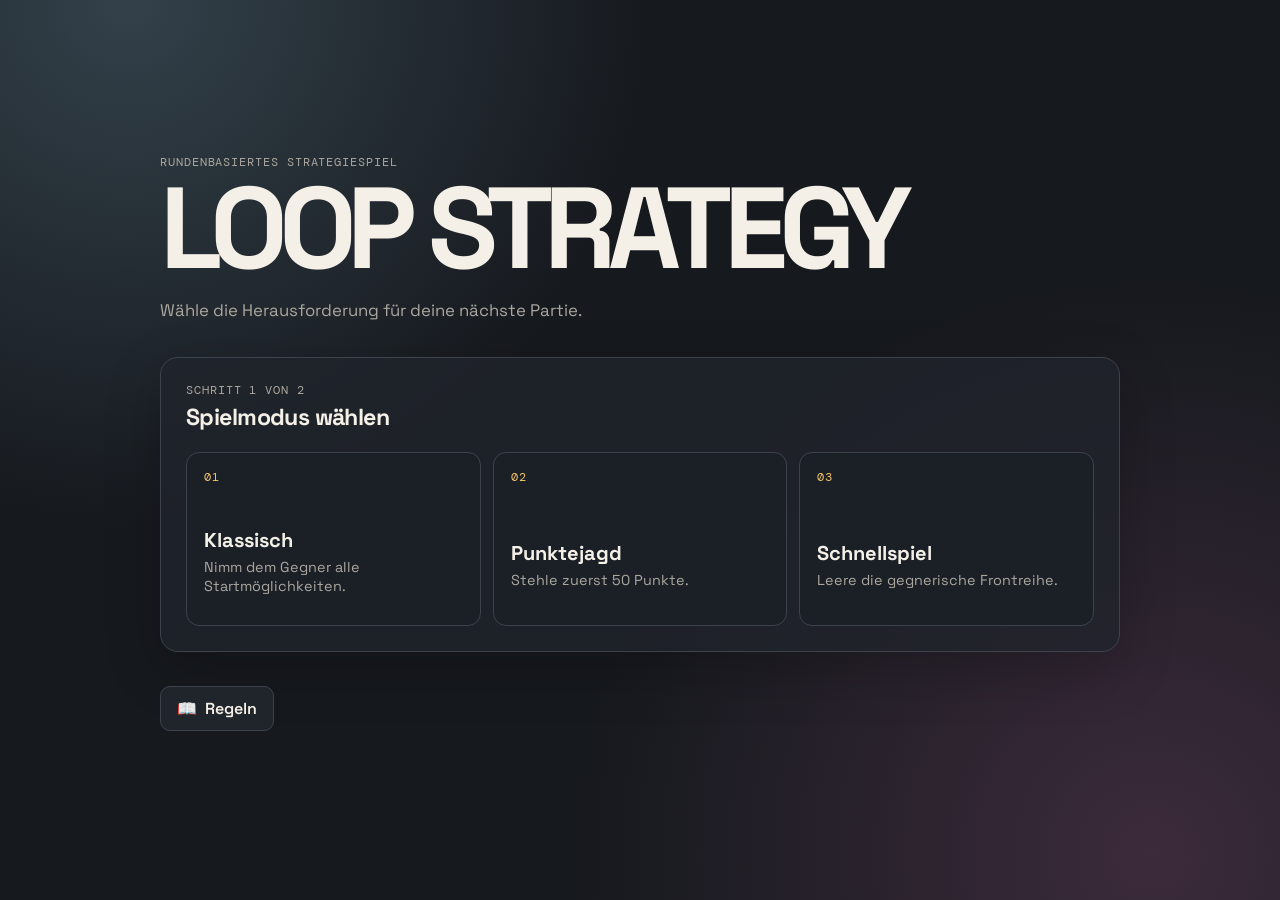
<file: index.html>
<!doctype html>
<html lang="de">
  <head>
    <meta charset="UTF-8" />
    <meta name="viewport" content="width=device-width, initial-scale=1.0" />
    <meta
      name="description"
      content="LOOP STRATEGY – ein rundenbasiertes Strategiespiel für zwei Reihen."
    />
    <title>LOOP STRATEGY</title>
    <link rel="preconnect" href="https://fonts.googleapis.com" />
    <link rel="preconnect" href="https://fonts.gstatic.com" crossorigin />
    <link
      href="https://fonts.googleapis.com/css2?family=DM+Mono:wght@400;500&family=Space+Grotesk:wght@500;600;700&display=swap"
      rel="stylesheet"
    />
    <link rel="stylesheet" href="style.css" />
  </head>
  <body>
    <main class="game-shell">
      <section id="menu-screen" class="menu-screen" aria-labelledby="menu-title">
        <header class="menu-hero">
          <p class="eyebrow">Rundenbasiertes Strategiespiel</p>
          <h1 id="menu-title">LOOP STRATEGY</h1>
          <p class="menu-intro">Wähle die Herausforderung für deine nächste Partie.</p>
        </header>

        <section id="mode-selection" class="menu-step" aria-labelledby="mode-title">
          <p class="eyebrow">Schritt 1 von 2</p>
          <h2 id="mode-title">Spielmodus wählen</h2>
          <div class="selection-grid">
            <button class="selection-card" data-game-mode="classic" type="button">
              <span class="selection-number">01</span>
              <strong>Klassisch</strong>
              <span>Nimm dem Gegner alle Startmöglichkeiten.</span>
            </button>
            <button class="selection-card" data-game-mode="point-hunt" type="button">
              <span class="selection-number">02</span>
              <strong>Punktejagd</strong>
              <span>Stehle zuerst 50 Punkte.</span>
            </button>
            <button class="selection-card" data-game-mode="quick" type="button">
              <span class="selection-number">03</span>
              <strong>Schnellspiel</strong>
              <span>Leere die gegnerische Frontreihe.</span>
            </button>
          </div>
        </section>

        <section id="difficulty-selection" class="menu-step" aria-labelledby="difficulty-title" hidden>
          <button id="back-to-modes" class="back-button" type="button">← Spielmodus ändern</button>
          <p class="eyebrow">Schritt 2 von 2</p>
          <h2 id="difficulty-title">KI-Schwierigkeit wählen</h2>
          <div class="selection-grid selection-grid-two">
            <button class="selection-card selection-card-simple" data-difficulty="easy" type="button">
              <strong>Leicht</strong>
            </button>
            <button class="selection-card selection-card-simple" data-difficulty="hard" type="button">
              <strong>Schwer</strong>
            </button>
          </div>
        </section>

        <div class="menu-actions">
          <button class="rules-button" data-open-rules type="button">
            <span aria-hidden="true">📖</span> Regeln
          </button>
        </div>
      </section>

      <section id="rules-screen" class="rules-screen" aria-labelledby="rules-screen-title" hidden>
        <header class="rules-header">
          <div>
            <p class="eyebrow">LOOP STRATEGY</p>
            <h1 id="rules-screen-title">Regeln</h1>
          </div>
          <button class="back-button rules-back-button" data-close-rules type="button">← Zurück</button>
        </header>

        <div class="rules-grid">
          <article class="rule-card rule-card-wide">
            <p class="rule-icon" aria-hidden="true">🎯</p>
            <h2>Spielziel</h2>
            <p>
              LOOP STRATEGY ist ein rundenbasiertes Strategiespiel, bei dem du versuchst,
              deine Punkte clever einzusetzen und den Gegner durch Kettenzüge auszuspielen.
            </p>
            <p>Das genaue Ziel hängt vom gewählten Spielmodus ab:</p>
            <dl class="mode-rules">
              <div>
                <dt>Klassisch</dt>
                <dd>
                  Nimm dem Gegner alle möglichen Startfelder. Sobald er kein Feld mehr besitzt,
                  von dem aus er einen Zug beginnen kann, gewinnst du die Partie.
                </dd>
              </div>
              <div>
                <dt>Punktejagd</dt>
                <dd>
                  Stehle möglichst viele Punkte aus der gegnerischen Reihe. Wer zuerst insgesamt
                  50 gestohlene Punkte erreicht, gewinnt.
                </dd>
              </div>
              <div>
                <dt>Schnellspiel</dt>
                <dd>
                  Du gewinnst, sobald die gegnerische Reihe, aus der Punkte gestohlen werden
                  können, vollständig geleert wurde.
                </dd>
              </div>
            </dl>
          </article>

          <article class="rule-card">
            <p class="rule-icon" aria-hidden="true">📦</p>
            <h2>Spielfeld und Aufbau</h2>
            <p>Das Spielfeld besteht aus vier Reihen mit jeweils fünf Feldern.</p>
            <ul>
              <li>Die unteren beiden Reihen gehören dem Spieler.</li>
              <li>Die oberen beiden Reihen gehören dem Gegner.</li>
              <li>Zu Beginn besitzt jedes Feld zwei Punkte.</li>
            </ul>
            <p>
              Die Reihen sind miteinander verbunden und bilden eine geschlossene Strecke.
              Dadurch können sich Bewegungen über mehrere Felder fortsetzen und lange
              Kettenzüge entstehen.
            </p>
          </article>

          <article class="rule-card rule-card-wide">
            <p class="rule-icon" aria-hidden="true">🔄</p>
            <h2>Kettenzüge</h2>
            <p>Ein Zug beginnt immer mit der Auswahl eines eigenen Feldes.</p>
            <ul>
              <li>Du kannst nur ein Feld mit mindestens zwei Punkten auswählen.</li>
              <li>Alle Punkte dieses Feldes werden aufgenommen und liegen in deiner Hand.</li>
              <li>Anschließend entscheidest du, in welche Richtung deine Kette laufen soll.</li>
            </ul>
            <p>
              Die Punkte werden nacheinander auf den Feldern der Strecke verteilt. Hast du zum
              Beispiel fünf Punkte in der Hand, legst du je einen Punkt auf die nächsten fünf
              Felder. Landest du auf einem Feld, auf dem bereits Punkte liegen, nimmst du diese
              wieder auf und setzt deinen Zug fort.
            </p>
            <p>
              So entstehen aus kleinen Zügen lange Kombinationen. Gute Planung kann dir neue
              Möglichkeiten eröffnen – oder dem Gegner helfen.
            </p>
          </article>

          <article class="rule-card">
            <p class="rule-icon" aria-hidden="true">💰</p>
            <h2>Stehlen</h2>
            <p>
              Wenn du nach einem Lauf in die hintere deiner beiden Reihen gelangst – also die
              ganz untere Reihe auf deinem Bildschirm – werden automatisch alle Punkte aus der
              hinteren Reihe des Gegners, der obersten Reihe auf deinem Bildschirm, gestohlen.
            </p>
            <p>
              Diese gestohlenen Punkte werden deinem Punktestand gutgeschrieben und können je
              nach Spielmodus direkt zum Sieg beitragen.
            </p>
          </article>

          <article class="rule-card">
            <p class="rule-icon" aria-hidden="true">🕹️</p>
            <h2>Steuerung</h2>
            <p>Nach einem Kettenzug musst du die Richtung auswählen.</p>
            <ul>
              <li>Erster Klick: Eine Vorschau des vollständigen Laufwegs wird angezeigt.</li>
              <li>Zweiter Klick auf dieselbe Richtung: Der Zug wird bestätigt und ausgeführt.</li>
              <li>Ein Klick auf die andere Richtung zeigt stattdessen deren Vorschau.</li>
            </ul>
            <p>Falls dein Zug beendet werden kann, erscheint zusätzlich „Zug beenden“.</p>
          </article>
        </div>
      </section>

      <section id="end-screen" class="end-screen" aria-labelledby="end-title" aria-live="polite" hidden>
        <div id="confetti-layer" class="confetti-layer" aria-hidden="true"></div>
        <div class="end-panel">
          <p id="end-eyebrow" class="eyebrow">Partie beendet</p>
          <h1 id="end-title">🏆 SIEG!</h1>
          <p id="end-message" class="end-message"></p>

          <dl class="end-stats" aria-label="Partiestatistiken">
            <div class="end-stat-card">
              <dt>Spielmodus</dt>
              <dd id="end-mode"></dd>
            </div>
            <div class="end-stat-card">
              <dt>KI-Schwierigkeit</dt>
              <dd id="end-difficulty"></dd>
            </div>
            <div class="end-stat-card">
              <dt>Spielzeit</dt>
              <dd id="end-duration"></dd>
            </div>
            <div class="end-stat-card">
              <dt>Gespielte Züge</dt>
              <dd id="end-moves"></dd>
            </div>
            <div class="end-stat-card">
              <dt>Deine gestohlenen Punkte</dt>
              <dd id="end-stolen"></dd>
            </div>
            <div class="end-stat-card">
              <dt>Längster eigener Lauf</dt>
              <dd id="end-longest-run"></dd>
            </div>
          </dl>

          <div class="end-actions">
            <button class="end-action end-action-primary" data-play-again type="button">
              <span aria-hidden="true">🔄</span> Nochmal spielen
            </button>
            <button class="end-action" data-return-menu type="button">
              <span aria-hidden="true">🏠</span> Zurück zum Menü
            </button>
          </div>
        </div>
      </section>

      <section id="game-screen" hidden>
        <header class="masthead">
          <div>
          <h1>LOOP STRATEGY</h1>
          </div>
          <button id="new-game" class="new-game" type="button">Neu starten</button>
        </header>

        <div class="game-context" aria-label="Partieeinstellungen">
          <span id="mode-label"></span>
          <span id="difficulty-label"></span>
        </div>

        <section id="score-panel" class="score-panel" aria-label="Punktestand der Punktejagd" hidden>
          <span class="score-title">Gestohlene Punkte</span>
          <div><span>Spieler</span><strong id="player-score">0</strong></div>
          <div><span>Gegner</span><strong id="opponent-score">0</strong></div>
          <span class="score-goal">Ziel: 50</span>
        </section>

        <section class="status-panel" aria-live="polite">
          <div>
            <span class="status-label">Am Zug</span>
            <strong id="turn-label">Spieler</strong>
          </div>
          <p id="game-message">Lade Spielfeld …</p>
          <div class="hand-counter" aria-label="Punkte in der Hand">
            <span>Hand</span>
            <strong id="hand-count">0</strong>
          </div>
        </section>

        <section class="board-card" aria-label="Spielfeld">
          <div class="track-note track-note-top" aria-hidden="true">
            Geschlossene Strecke: Reihe 1 → · Reihe 2 ←
          </div>
          <div id="board" class="game-board"></div>
          <div class="track-note track-note-bottom" aria-hidden="true">
            Geschlossene Strecke: Reihe 4 → · Reihe 3 ←
          </div>
        </section>

        <section class="controls" aria-label="Zugsteuerung">
          <div>
            <p class="eyebrow">Richtung</p>
            <h2>Wie soll die Kette weiterlaufen?</h2>
          </div>
          <div class="direction-buttons">
            <button class="direction-button" data-direction="clockwise" type="button">
              <span aria-hidden="true">↻</span> Uhrzeigersinn
            </button>
            <button class="direction-button" data-direction="counterclockwise" type="button">
              <span aria-hidden="true">↺</span> Gegenuhrzeigersinn
            </button>
            <button id="end-turn" class="end-turn-button" type="button" hidden>
              Zug beenden
            </button>
          </div>
        </section>

        <section class="rules-card rules-access-card" aria-label="Regeln öffnen">
          <button class="rules-button" data-open-rules type="button">
            <span aria-hidden="true">📖</span> Regeln
          </button>
        </section>
      </section>
    </main>

    <script type="module" src="game.js"></script>
  </body>
</html>
</file>
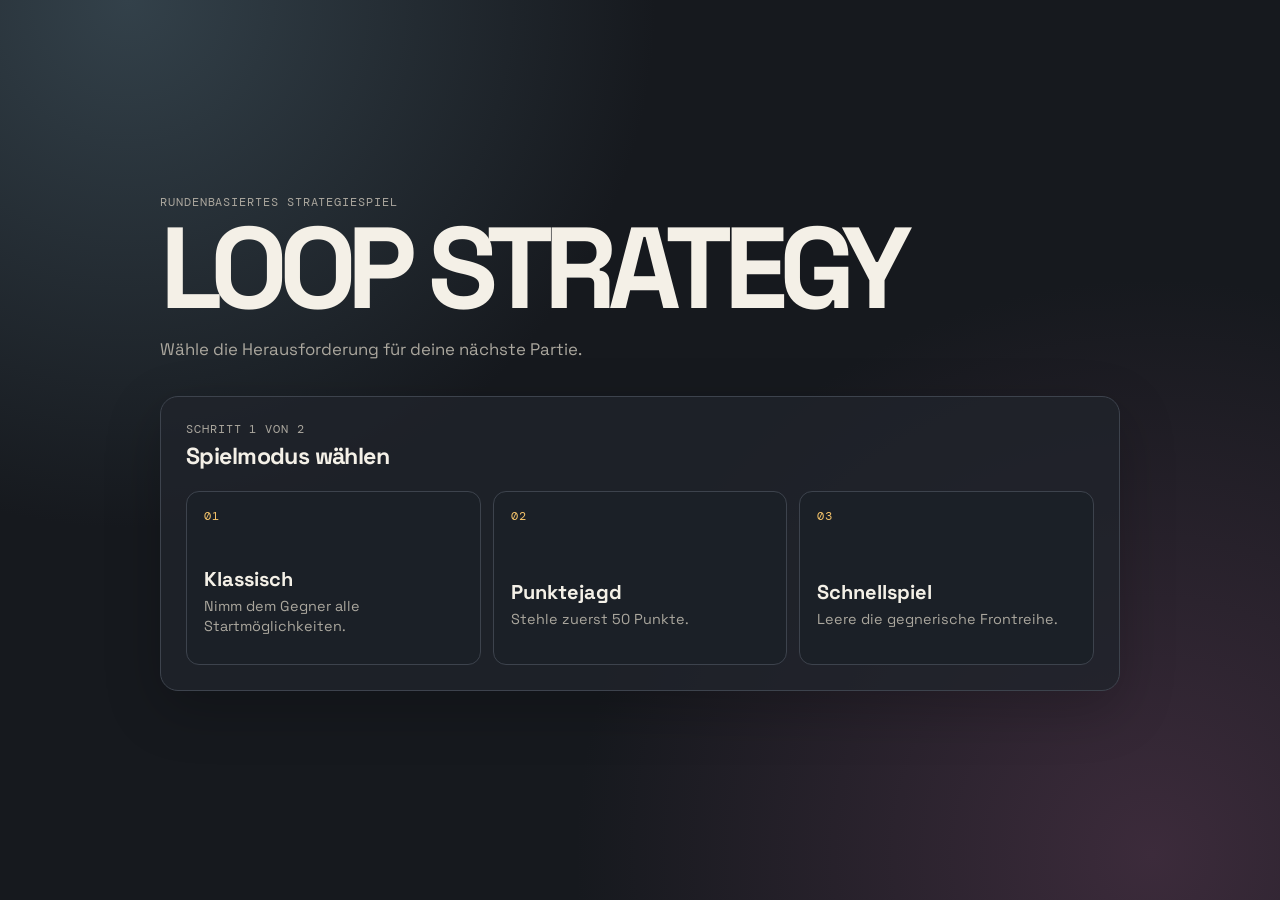
<file: Version 3.1/index.html>
<!doctype html>
<html lang="de">
  <head>
    <meta charset="UTF-8" />
    <meta name="viewport" content="width=device-width, initial-scale=1.0" />
    <meta
      name="description"
      content="LOOP STRATEGY – ein rundenbasiertes Strategiespiel für zwei Reihen."
    />
    <title>LOOP STRATEGY</title>
    <link rel="preconnect" href="https://fonts.googleapis.com" />
    <link rel="preconnect" href="https://fonts.gstatic.com" crossorigin />
    <link
      href="https://fonts.googleapis.com/css2?family=DM+Mono:wght@400;500&family=Space+Grotesk:wght@500;600;700&display=swap"
      rel="stylesheet"
    />
    <link rel="stylesheet" href="style.css" />
  </head>
  <body>
    <main class="game-shell">
      <section id="menu-screen" class="menu-screen" aria-labelledby="menu-title">
        <header class="menu-hero">
          <p class="eyebrow">Rundenbasiertes Strategiespiel</p>
          <h1 id="menu-title">LOOP STRATEGY</h1>
          <p class="menu-intro">Wähle die Herausforderung für deine nächste Partie.</p>
        </header>

        <section id="mode-selection" class="menu-step" aria-labelledby="mode-title">
          <p class="eyebrow">Schritt 1 von 2</p>
          <h2 id="mode-title">Spielmodus wählen</h2>
          <div class="selection-grid">
            <button class="selection-card" data-game-mode="classic" type="button">
              <span class="selection-number">01</span>
              <strong>Klassisch</strong>
              <span>Nimm dem Gegner alle Startmöglichkeiten.</span>
            </button>
            <button class="selection-card" data-game-mode="point-hunt" type="button">
              <span class="selection-number">02</span>
              <strong>Punktejagd</strong>
              <span>Stehle zuerst 50 Punkte.</span>
            </button>
            <button class="selection-card" data-game-mode="quick" type="button">
              <span class="selection-number">03</span>
              <strong>Schnellspiel</strong>
              <span>Leere die gegnerische Frontreihe.</span>
            </button>
          </div>
        </section>

        <section id="difficulty-selection" class="menu-step" aria-labelledby="difficulty-title" hidden>
          <button id="back-to-modes" class="back-button" type="button">← Spielmodus ändern</button>
          <p class="eyebrow">Schritt 2 von 2</p>
          <h2 id="difficulty-title">KI-Schwierigkeit wählen</h2>
          <div class="selection-grid selection-grid-two">
            <button class="selection-card selection-card-simple" data-difficulty="easy" type="button">
              <strong>Leicht</strong>
            </button>
            <button class="selection-card selection-card-simple" data-difficulty="hard" type="button">
              <strong>Schwer</strong>
            </button>
          </div>
        </section>
      </section>

      <section id="game-screen" hidden>
        <header class="masthead">
          <div>
            <p class="eyebrow">LOOP STRATEGY</p>
            <h1>Kettenzug</h1>
          </div>
          <button id="new-game" class="new-game" type="button">Neu starten</button>
        </header>

        <div class="game-context" aria-label="Partieeinstellungen">
          <span id="mode-label"></span>
          <span id="difficulty-label"></span>
        </div>

        <section id="score-panel" class="score-panel" aria-label="Punktestand der Punktejagd" hidden>
          <span class="score-title">Gestohlene Punkte</span>
          <div><span>Spieler</span><strong id="player-score">0</strong></div>
          <div><span>Gegner</span><strong id="opponent-score">0</strong></div>
          <span class="score-goal">Ziel: 50</span>
        </section>

        <section class="status-panel" aria-live="polite">
          <div>
            <span class="status-label">Am Zug</span>
            <strong id="turn-label">Spieler</strong>
          </div>
          <p id="game-message">Lade Spielfeld …</p>
          <div class="hand-counter" aria-label="Punkte in der Hand">
            <span>Hand</span>
            <strong id="hand-count">0</strong>
          </div>
        </section>

        <section class="board-card" aria-label="Spielfeld">
          <div class="track-note track-note-top" aria-hidden="true">
            Geschlossene Strecke: Reihe 1 → · Reihe 2 ←
          </div>
          <div id="board" class="game-board"></div>
          <div class="track-note track-note-bottom" aria-hidden="true">
            Geschlossene Strecke: Reihe 4 → · Reihe 3 ←
          </div>
        </section>

        <section class="controls" aria-label="Zugsteuerung">
          <div>
            <p class="eyebrow">Richtung</p>
            <h2>Wie soll die Kette weiterlaufen?</h2>
          </div>
          <div class="direction-buttons">
            <button class="direction-button" data-direction="clockwise" type="button">
              <span aria-hidden="true">↻</span> Uhrzeigersinn
            </button>
            <button class="direction-button" data-direction="counterclockwise" type="button">
              <span aria-hidden="true">↺</span> Gegenuhrzeigersinn
            </button>
            <button id="end-turn" class="end-turn-button" type="button" hidden>
              Zug beenden
            </button>
          </div>
        </section>

        <section class="rules-card" aria-labelledby="rules-title">
          <h2 id="rules-title">Kurzregeln</h2>
          <p>
            Wähle ein eigenes Feld mit mindestens zwei Punkten. Die Punkte werden auf deiner
            geschlossenen Zwei-Reihen-Strecke verteilt. Landest du auf Punkten oder stiehlst du
            aus der vorderen Reihe, läuft der Zug weiter.
          </p>
        </section>
      </section>
    </main>

    <script type="module" src="game.js"></script>
  </body>
</html>
</file>
<file: style.css>
:root {
  color-scheme: dark;
  --ink: #f4f0e7;
  --muted: #aba79e;
  --bg: #16191e;
  --surface: #20242b;
  --surface-high: #2b3039;
  --line: #3d434d;
  --player: #82d8b7;
  --opponent: #e58772;
  --accent: #f5c36a;
  --shadow: 0 18px 55px rgb(0 0 0 / 22%);
}

* {
  box-sizing: border-box;
}

body {
  min-width: 320px;
  min-height: 100vh;
  margin: 0;
  color: var(--ink);
  background:
    radial-gradient(circle at 10% 0%, #33414a 0%, transparent 33rem),
    radial-gradient(circle at 90% 95%, #3c2b3b 0%, transparent 36rem),
    var(--bg);
  font-family: "Space Grotesk", system-ui, sans-serif;
}

button {
  font: inherit;
}

[hidden] {
  display: none !important;
}

.game-shell {
  width: min(960px, calc(100% - 32px));
  margin: 0 auto;
  padding: 42px 0 56px;
}

.menu-screen {
  display: grid;
  min-height: calc(100vh - 98px);
  align-content: center;
  gap: 34px;
}

.rules-screen {
  display: grid;
  gap: 24px;
}

.end-screen {
  position: relative;
  display: grid;
  min-height: calc(100vh - 98px);
  place-items: center;
  overflow: hidden;
}

.end-panel {
  position: relative;
  z-index: 1;
  width: min(780px, 100%);
  padding: clamp(24px, 5vw, 46px);
  border: 1px solid var(--line);
  border-radius: 22px;
  background: rgb(32 36 43 / 92%);
  box-shadow: var(--shadow);
  text-align: center;
}

.end-screen-win .end-panel {
  border-color: color-mix(in srgb, var(--accent) 55%, var(--line));
}

.end-screen-loss .end-panel {
  border-color: color-mix(in srgb, var(--opponent) 45%, var(--line));
}

.end-screen:not([hidden]) .end-panel {
  animation: end-screen-enter 460ms ease-out both;
}

.end-panel h1 {
  margin-bottom: 14px;
  font-size: clamp(2.75rem, 8vw, 5.5rem);
}

.end-message {
  max-width: 48ch;
  margin: 0 auto;
  color: var(--muted);
  font-size: clamp(1rem, 2.5vw, 1.2rem);
  line-height: 1.5;
}

.end-stats {
  display: grid;
  grid-template-columns: repeat(3, minmax(0, 1fr));
  gap: 10px;
  margin: 30px 0;
  text-align: left;
}

.end-stat-card {
  min-height: 88px;
  padding: 13px;
  border: 1px solid var(--line);
  border-radius: 12px;
  background: #1b2027;
  opacity: 0;
  transform: translateY(10px);
}

.end-screen:not([hidden]) .end-stat-card {
  animation: stat-card-enter 360ms ease-out both;
}

.end-stat-card:nth-child(1) { animation-delay: 180ms; }
.end-stat-card:nth-child(2) { animation-delay: 240ms; }
.end-stat-card:nth-child(3) { animation-delay: 300ms; }
.end-stat-card:nth-child(4) { animation-delay: 360ms; }
.end-stat-card:nth-child(5) { animation-delay: 420ms; }
.end-stat-card:nth-child(6) { animation-delay: 480ms; }

.end-stat-card dt {
  margin-bottom: 7px;
  color: var(--muted);
  font-family: "DM Mono", monospace;
  font-size: 0.65rem;
  letter-spacing: 0.05em;
  text-transform: uppercase;
}

.end-stat-card dd {
  margin: 0;
  color: var(--ink);
  font-size: 1.02rem;
  font-weight: 700;
}

.end-actions {
  display: grid;
  grid-template-columns: repeat(2, minmax(0, 1fr));
  gap: 10px;
}

.end-action {
  min-height: 54px;
  padding: 12px 16px;
  border: 1px solid var(--line);
  border-radius: 10px;
  color: var(--ink);
  background: var(--surface);
  cursor: pointer;
  font-weight: 700;
  transition: transform 150ms ease, border-color 150ms ease, background 150ms ease;
}

.end-action:hover {
  border-color: var(--accent);
  background: var(--surface-high);
  transform: translateY(-2px);
}

.end-action-primary {
  border-color: color-mix(in srgb, var(--accent) 70%, var(--line));
  color: #271e10;
  background: var(--accent);
}

.end-action-primary:hover {
  border-color: #ffe0a0;
  background: #ffd988;
}

.end-action span {
  margin-right: 4px;
}

.confetti-layer {
  position: absolute;
  inset: 0;
  overflow: hidden;
  pointer-events: none;
}

.confetti-layer span {
  position: absolute;
  top: -26px;
  left: var(--confetti-left);
  width: 8px;
  height: 14px;
  border-radius: 2px;
  background: var(--confetti-color);
  opacity: 0;
  transform: translateX(0) rotate(0deg);
  animation: confetti-fall var(--confetti-duration) ease-in var(--confetti-delay) forwards;
}

.menu-hero {
  max-width: 760px;
}

.menu-hero h1 {
  margin-bottom: 14px;
  font-size: clamp(3.3rem, 10vw, 7.2rem);
  letter-spacing: -0.08em;
}

.menu-intro,
.chosen-mode-summary {
  max-width: 54ch;
  margin-bottom: 0;
  color: var(--muted);
  font-size: 1.05rem;
  line-height: 1.5;
}

.menu-step {
  padding: 25px;
  border: 1px solid var(--line);
  border-radius: 18px;
  background: rgb(32 36 43 / 80%);
  box-shadow: var(--shadow);
}

.menu-step > h2 {
  margin-bottom: 20px;
  font-size: 1.45rem;
}

.chosen-mode-summary {
  margin: -8px 0 20px;
}

.selection-grid {
  display: grid;
  grid-template-columns: repeat(3, minmax(0, 1fr));
  gap: 12px;
}

.selection-grid-two {
  grid-template-columns: repeat(2, minmax(0, 1fr));
}

.selection-card {
  display: grid;
  min-height: 174px;
  padding: 17px;
  border: 1px solid var(--line);
  border-radius: 13px;
  color: var(--ink);
  background: #1b2027;
  cursor: pointer;
  text-align: left;
  transition: transform 160ms ease, border-color 160ms ease, background 160ms ease, box-shadow 160ms ease;
}

.selection-card:hover,
.selection-card:focus-visible {
  border-color: var(--accent);
  background: #2d302c;
  box-shadow: 0 0 0 3px rgb(245 195 106 / 13%);
  outline: none;
  transform: translateY(-4px);
}

.selection-card strong {
  align-self: end;
  margin-top: 20px;
  font-size: 1.25rem;
}

.selection-card-simple {
  min-height: 148px;
  place-items: center;
  text-align: center;
}

.selection-card-simple strong {
  align-self: center;
  margin-top: 0;
  font-size: clamp(1.45rem, 4vw, 2rem);
}

.selection-card span:last-child {
  margin-top: 5px;
  color: var(--muted);
  font-size: 0.9rem;
  line-height: 1.35;
}

.selection-number {
  color: var(--accent);
  font-family: "DM Mono", monospace;
  font-size: 0.72rem;
  letter-spacing: 0.08em;
}

.back-button {
  margin-bottom: 22px;
  padding: 0;
  border: 0;
  color: var(--muted);
  background: transparent;
  cursor: pointer;
}

.back-button:hover {
  color: var(--accent);
}

.menu-actions {
  display: flex;
  justify-content: flex-start;
}

.rules-header {
  display: flex;
  align-items: flex-start;
  justify-content: space-between;
  gap: 24px;
}

.rules-header h1 {
  margin-bottom: 0;
  font-size: clamp(3rem, 8vw, 5.5rem);
}

.rules-back-button {
  margin: 10px 0 0;
  padding: 10px 0;
  font-weight: 600;
}

.rules-grid {
  display: grid;
  grid-template-columns: repeat(2, minmax(0, 1fr));
  gap: 14px;
}

.rule-card {
  padding: 23px;
  border: 1px solid var(--line);
  border-radius: 16px;
  background: rgb(32 36 43 / 80%);
  box-shadow: var(--shadow);
}

.rule-card-wide {
  grid-column: 1 / -1;
}

.rule-icon {
  margin-bottom: 12px;
  font-size: 1.45rem;
}

.rule-card h2 {
  margin-bottom: 12px;
  font-size: 1.35rem;
}

.rule-card p,
.rule-card li,
.mode-rules dd {
  color: var(--muted);
  line-height: 1.58;
}

.rule-card p:last-child,
.rule-card ul:last-child,
.mode-rules:last-child {
  margin-bottom: 0;
}

.rule-card ul {
  display: grid;
  gap: 6px;
  margin: 12px 0 16px;
  padding-left: 20px;
}

.mode-rules {
  display: grid;
  gap: 11px;
  margin: 15px 0 0;
}

.mode-rules div {
  padding-left: 13px;
  border-left: 2px solid color-mix(in srgb, var(--accent) 62%, var(--line));
}

.mode-rules dt {
  margin-bottom: 3px;
  color: var(--accent);
  font-weight: 700;
}

.mode-rules dd {
  margin: 0;
}

.masthead,
.status-panel,
.controls {
  display: flex;
  align-items: center;
  justify-content: space-between;
  gap: 24px;
}

.masthead {
  margin-bottom: 26px;
}

.game-context {
  display: flex;
  flex-wrap: wrap;
  gap: 8px;
  margin: -12px 0 18px;
}

.game-context span {
  padding: 5px 9px;
  border: 1px solid var(--line);
  border-radius: 999px;
  color: var(--muted);
  font-family: "DM Mono", monospace;
  font-size: 0.67rem;
  letter-spacing: 0.04em;
  text-transform: uppercase;
}

.score-panel {
  display: flex;
  align-items: center;
  justify-content: space-between;
  gap: 14px;
  margin-bottom: 14px;
  padding: 11px 16px;
  border: 1px solid color-mix(in srgb, var(--accent) 40%, var(--line));
  border-radius: 12px;
  background: rgb(67 54 34 / 65%);
}

.score-title,
.score-goal,
.score-panel div span {
  color: var(--muted);
  font-family: "DM Mono", monospace;
  font-size: 0.68rem;
  letter-spacing: 0.06em;
  text-transform: uppercase;
}

.score-panel div {
  display: flex;
  align-items: baseline;
  gap: 7px;
}

.score-panel div strong {
  color: var(--accent);
  font-size: 1.25rem;
}

.eyebrow,
.status-label {
  margin: 0 0 4px;
  color: var(--muted);
  font-family: "DM Mono", monospace;
  font-size: 0.72rem;
  letter-spacing: 0.08em;
  text-transform: uppercase;
}

h1,
h2,
p {
  margin-top: 0;
}

h1 {
  margin-bottom: 0;
  font-size: clamp(2.25rem, 6vw, 4rem);
  line-height: 0.95;
  letter-spacing: -0.06em;
}

h2 {
  margin-bottom: 0;
  font-size: 1.15rem;
  letter-spacing: -0.025em;
}

.new-game,
.direction-button,
.end-turn-button,
.rules-button {
  border: 1px solid var(--line);
  border-radius: 10px;
  color: var(--ink);
  background: var(--surface);
  cursor: pointer;
  transition: transform 150ms ease, border-color 150ms ease, background 150ms ease;
}

.new-game {
  padding: 10px 15px;
  font-weight: 600;
}

.rules-button {
  padding: 11px 16px;
  font-weight: 600;
}

.rules-button span {
  margin-right: 4px;
}

.new-game:hover,
.direction-button:not(:disabled):hover,
.end-turn-button:not(:disabled):hover,
.rules-button:hover {
  border-color: var(--accent);
  background: var(--surface-high);
  transform: translateY(-2px);
}

.status-panel {
  min-height: 82px;
  margin-bottom: 24px;
  padding: 15px 20px;
  border: 1px solid var(--line);
  border-radius: 14px;
  background: rgb(32 36 43 / 82%);
  box-shadow: var(--shadow);
}

#turn-label {
  display: block;
  color: var(--player);
  font-size: 1.15rem;
}

#game-message {
  max-width: 47ch;
  margin: 0;
  color: var(--muted);
  text-align: center;
}

.hand-counter {
  display: grid;
  min-width: 64px;
  color: var(--muted);
  font-family: "DM Mono", monospace;
  font-size: 0.72rem;
  letter-spacing: 0.08em;
  text-align: right;
  text-transform: uppercase;
}

.hand-counter strong {
  color: var(--accent);
  font-family: "Space Grotesk", sans-serif;
  font-size: 1.5rem;
  line-height: 1;
}

.board-card {
  padding: 18px;
  border: 1px solid var(--line);
  border-radius: 18px;
  background: rgb(32 36 43 / 86%);
  box-shadow: var(--shadow);
}

.track-note {
  padding: 3px 4px 12px;
  color: var(--muted);
  font-family: "DM Mono", monospace;
  font-size: 0.68rem;
  letter-spacing: 0.04em;
  text-align: center;
}

.track-note-bottom {
  padding: 12px 4px 3px;
}

.game-board {
  display: grid;
  gap: 14px;
}

.side {
  display: grid;
  gap: 7px;
}

.side-heading {
  display: flex;
  align-items: center;
  gap: 8px;
  margin: 0 1px;
  color: var(--muted);
  font-family: "DM Mono", monospace;
  font-size: 0.7rem;
  letter-spacing: 0.08em;
  text-transform: uppercase;
}

.side-heading::before {
  width: 8px;
  height: 8px;
  border-radius: 50%;
  background: currentColor;
  content: "";
}

.side-opponent .side-heading {
  color: var(--opponent);
}

.side-player .side-heading {
  color: var(--player);
}

.cell-row {
  display: grid;
  grid-template-columns: repeat(5, minmax(0, 1fr));
  gap: 7px;
}

.cell {
  position: relative;
  display: grid;
  aspect-ratio: 1.16;
  min-height: 64px;
  place-items: center;
  overflow: hidden;
  border: 1px solid var(--line);
  border-radius: 12px;
  color: var(--ink);
  background: #191d23;
  box-shadow: inset 0 0 0 1px rgb(255 255 255 / 2%);
  cursor: default;
  transition: border-color 160ms ease, background 160ms ease, transform 160ms ease;
}

.cell::after {
  position: absolute;
  right: 8px;
  bottom: 6px;
  color: #777e89;
  font-family: "DM Mono", monospace;
  font-size: 0.62rem;
  content: attr(data-position);
}

.cell-front {
  background: #1d242b;
}

.cell-player.cell-legal {
  border-color: color-mix(in srgb, var(--player) 70%, var(--line));
  cursor: pointer;
}

.cell-player.cell-legal:hover {
  border-color: var(--player);
  background: #263933;
  transform: translateY(-3px);
}

.cell-active {
  z-index: 1;
  border-color: var(--accent) !important;
  box-shadow: 0 0 0 3px rgb(245 195 106 / 20%), 0 0 26px rgb(245 195 106 / 30%);
  animation: land 220ms ease-out;
}

/* Kennzeichnet den Ruhepunkt der Kette, von dem der nächste Lauf startet. */
.cell-current {
  z-index: 1;
  border-color: color-mix(in srgb, var(--accent) 82%, var(--line)) !important;
  box-shadow: 0 0 0 2px rgb(245 195 106 / 16%), 0 0 18px rgb(245 195 106 / 20%);
}

.cell-preview {
  border-color: color-mix(in srgb, var(--accent) 54%, var(--line));
  background: #312d25;
}

.cell-preview-target {
  z-index: 1;
  border-color: var(--accent) !important;
  background: #433622;
  box-shadow: 0 0 0 3px rgb(245 195 106 / 18%), 0 0 22px rgb(245 195 106 / 25%);
}

.cell-collected {
  border-color: var(--accent) !important;
  background: #383025;
}

.point-count {
  font-family: "DM Mono", monospace;
  font-size: clamp(1.1rem, 3.7vw, 1.8rem);
  font-weight: 500;
}

.cell-player .point-count {
  color: var(--player);
}

.cell-opponent .point-count {
  color: var(--opponent);
}

.controls {
  margin-top: 24px;
  padding: 20px;
  border: 1px solid var(--line);
  border-radius: 14px;
  background: rgb(32 36 43 / 72%);
}

.controls h2 {
  max-width: 300px;
}

.direction-buttons {
  display: flex;
  flex-wrap: wrap;
  justify-content: flex-end;
  gap: 9px;
}

.direction-button {
  padding: 10px 12px;
  font-size: 0.88rem;
  font-weight: 600;
}

.end-turn-button {
  padding: 10px 12px;
  border-color: color-mix(in srgb, var(--opponent) 52%, var(--line));
  color: #f4c2b6;
  font-size: 0.88rem;
  font-weight: 600;
}

.end-turn-button:hover {
  border-color: var(--opponent) !important;
}

.direction-button span {
  margin-right: 4px;
  color: var(--accent);
  font-size: 1.1rem;
}

.direction-button.direction-selected {
  border-color: var(--accent);
  background: #423722;
  box-shadow: 0 0 0 3px rgb(245 195 106 / 16%), 0 0 18px rgb(245 195 106 / 20%);
}

.direction-button:disabled,
.end-turn-button:disabled {
  border-color: #30353d;
  color: #737984;
  background: #1b1f25;
  cursor: not-allowed;
}

.rules-card {
  margin-top: 22px;
  padding: 0 4px;
  color: var(--muted);
}

.rules-access-card {
  display: flex;
  justify-content: center;
  padding: 0;
}

.rules-card h2 {
  margin-bottom: 7px;
  color: var(--ink);
}

.rules-card p {
  max-width: 82ch;
  margin-bottom: 0;
  line-height: 1.55;
}

@keyframes land {
  from {
    transform: scale(0.92);
  }
  65% {
    transform: scale(1.06);
  }
  to {
    transform: scale(1);
  }
}

@keyframes end-screen-enter {
  from {
    opacity: 0;
    transform: translateY(14px) scale(0.985);
  }
  to {
    opacity: 1;
    transform: translateY(0) scale(1);
  }
}

@keyframes stat-card-enter {
  to {
    opacity: 1;
    transform: translateY(0);
  }
}

@keyframes confetti-fall {
  0% {
    opacity: 0;
    transform: translateX(0) rotate(0deg);
  }
  9% {
    opacity: 0.9;
  }
  100% {
    opacity: 0;
    transform: translateX(var(--confetti-drift)) translateY(112vh) rotate(540deg);
  }
}

@media (max-width: 680px) {
  .game-shell {
    width: min(100% - 20px, 960px);
    padding-top: 24px;
  }

  .menu-screen {
    min-height: calc(100vh - 68px);
    gap: 22px;
  }

  .rules-screen {
    gap: 18px;
  }

  .end-screen {
    min-height: calc(100vh - 68px);
  }

  .end-panel {
    padding: 24px 17px;
  }

  .end-stats {
    grid-template-columns: repeat(2, minmax(0, 1fr));
    margin: 24px 0;
  }

  .end-actions {
    grid-template-columns: 1fr;
  }

  .end-action {
    min-height: 58px;
  }

  .rules-header {
    align-items: flex-start;
    flex-direction: column;
    gap: 4px;
  }

  .rules-back-button {
    margin-top: 0;
  }

  .rules-grid {
    grid-template-columns: 1fr;
    gap: 10px;
  }

  .rule-card,
  .rule-card-wide {
    grid-column: auto;
    padding: 18px;
  }

  .menu-step {
    padding: 17px;
  }

  .selection-grid,
  .selection-grid-two {
    grid-template-columns: 1fr;
  }

  .selection-card {
    min-height: 138px;
  }

  .masthead,
  .status-panel,
  .controls {
    align-items: flex-start;
    flex-direction: column;
    gap: 14px;
  }

  .masthead {
    flex-direction: row;
    align-items: center;
  }

  .status-panel {
    display: grid;
    grid-template-columns: 1fr auto;
  }

  .score-panel {
    display: grid;
    grid-template-columns: 1fr auto;
  }

  .score-title {
    grid-column: 1 / -1;
  }

  .score-goal {
    text-align: right;
  }

  #game-message {
    grid-column: 1 / -1;
    order: 2;
    text-align: left;
  }

  .hand-counter {
    grid-column: 2;
    grid-row: 1;
    text-align: right;
  }

  .board-card {
    padding: 10px;
  }

  .cell-row {
    gap: 5px;
  }

  .cell {
    min-height: 54px;
    border-radius: 9px;
  }

  .track-note {
    font-size: 0.58rem;
  }

  .direction-buttons {
    justify-content: flex-start;
  }
}
</file>
<file: Version 3.1/style.css>
:root {
  color-scheme: dark;
  --ink: #f4f0e7;
  --muted: #aba79e;
  --bg: #16191e;
  --surface: #20242b;
  --surface-high: #2b3039;
  --line: #3d434d;
  --player: #82d8b7;
  --opponent: #e58772;
  --accent: #f5c36a;
  --shadow: 0 18px 55px rgb(0 0 0 / 22%);
}

* {
  box-sizing: border-box;
}

body {
  min-width: 320px;
  min-height: 100vh;
  margin: 0;
  color: var(--ink);
  background:
    radial-gradient(circle at 10% 0%, #33414a 0%, transparent 33rem),
    radial-gradient(circle at 90% 95%, #3c2b3b 0%, transparent 36rem),
    var(--bg);
  font-family: "Space Grotesk", system-ui, sans-serif;
}

button {
  font: inherit;
}

[hidden] {
  display: none !important;
}

.game-shell {
  width: min(960px, calc(100% - 32px));
  margin: 0 auto;
  padding: 42px 0 56px;
}

.menu-screen {
  display: grid;
  min-height: calc(100vh - 98px);
  align-content: center;
  gap: 34px;
}

.menu-hero {
  max-width: 760px;
}

.menu-hero h1 {
  margin-bottom: 14px;
  font-size: clamp(3.3rem, 10vw, 7.2rem);
  letter-spacing: -0.08em;
}

.menu-intro,
.chosen-mode-summary {
  max-width: 54ch;
  margin-bottom: 0;
  color: var(--muted);
  font-size: 1.05rem;
  line-height: 1.5;
}

.menu-step {
  padding: 25px;
  border: 1px solid var(--line);
  border-radius: 18px;
  background: rgb(32 36 43 / 80%);
  box-shadow: var(--shadow);
}

.menu-step > h2 {
  margin-bottom: 20px;
  font-size: 1.45rem;
}

.chosen-mode-summary {
  margin: -8px 0 20px;
}

.selection-grid {
  display: grid;
  grid-template-columns: repeat(3, minmax(0, 1fr));
  gap: 12px;
}

.selection-grid-two {
  grid-template-columns: repeat(2, minmax(0, 1fr));
}

.selection-card {
  display: grid;
  min-height: 174px;
  padding: 17px;
  border: 1px solid var(--line);
  border-radius: 13px;
  color: var(--ink);
  background: #1b2027;
  cursor: pointer;
  text-align: left;
  transition: transform 160ms ease, border-color 160ms ease, background 160ms ease, box-shadow 160ms ease;
}

.selection-card:hover,
.selection-card:focus-visible {
  border-color: var(--accent);
  background: #2d302c;
  box-shadow: 0 0 0 3px rgb(245 195 106 / 13%);
  outline: none;
  transform: translateY(-4px);
}

.selection-card strong {
  align-self: end;
  margin-top: 20px;
  font-size: 1.25rem;
}

.selection-card-simple {
  min-height: 148px;
  place-items: center;
  text-align: center;
}

.selection-card-simple strong {
  align-self: center;
  margin-top: 0;
  font-size: clamp(1.45rem, 4vw, 2rem);
}

.selection-card span:last-child {
  margin-top: 5px;
  color: var(--muted);
  font-size: 0.9rem;
  line-height: 1.35;
}

.selection-number {
  color: var(--accent);
  font-family: "DM Mono", monospace;
  font-size: 0.72rem;
  letter-spacing: 0.08em;
}

.back-button {
  margin-bottom: 22px;
  padding: 0;
  border: 0;
  color: var(--muted);
  background: transparent;
  cursor: pointer;
}

.back-button:hover {
  color: var(--accent);
}

.masthead,
.status-panel,
.controls {
  display: flex;
  align-items: center;
  justify-content: space-between;
  gap: 24px;
}

.masthead {
  margin-bottom: 26px;
}

.game-context {
  display: flex;
  flex-wrap: wrap;
  gap: 8px;
  margin: -12px 0 18px;
}

.game-context span {
  padding: 5px 9px;
  border: 1px solid var(--line);
  border-radius: 999px;
  color: var(--muted);
  font-family: "DM Mono", monospace;
  font-size: 0.67rem;
  letter-spacing: 0.04em;
  text-transform: uppercase;
}

.score-panel {
  display: flex;
  align-items: center;
  justify-content: space-between;
  gap: 14px;
  margin-bottom: 14px;
  padding: 11px 16px;
  border: 1px solid color-mix(in srgb, var(--accent) 40%, var(--line));
  border-radius: 12px;
  background: rgb(67 54 34 / 65%);
}

.score-title,
.score-goal,
.score-panel div span {
  color: var(--muted);
  font-family: "DM Mono", monospace;
  font-size: 0.68rem;
  letter-spacing: 0.06em;
  text-transform: uppercase;
}

.score-panel div {
  display: flex;
  align-items: baseline;
  gap: 7px;
}

.score-panel div strong {
  color: var(--accent);
  font-size: 1.25rem;
}

.eyebrow,
.status-label {
  margin: 0 0 4px;
  color: var(--muted);
  font-family: "DM Mono", monospace;
  font-size: 0.72rem;
  letter-spacing: 0.08em;
  text-transform: uppercase;
}

h1,
h2,
p {
  margin-top: 0;
}

h1 {
  margin-bottom: 0;
  font-size: clamp(2.25rem, 6vw, 4rem);
  line-height: 0.95;
  letter-spacing: -0.06em;
}

h2 {
  margin-bottom: 0;
  font-size: 1.15rem;
  letter-spacing: -0.025em;
}

.new-game,
.direction-button,
.end-turn-button {
  border: 1px solid var(--line);
  border-radius: 10px;
  color: var(--ink);
  background: var(--surface);
  cursor: pointer;
  transition: transform 150ms ease, border-color 150ms ease, background 150ms ease;
}

.new-game {
  padding: 10px 15px;
  font-weight: 600;
}

.new-game:hover,
.direction-button:not(:disabled):hover,
.end-turn-button:not(:disabled):hover {
  border-color: var(--accent);
  background: var(--surface-high);
  transform: translateY(-2px);
}

.status-panel {
  min-height: 82px;
  margin-bottom: 24px;
  padding: 15px 20px;
  border: 1px solid var(--line);
  border-radius: 14px;
  background: rgb(32 36 43 / 82%);
  box-shadow: var(--shadow);
}

#turn-label {
  display: block;
  color: var(--player);
  font-size: 1.15rem;
}

#game-message {
  max-width: 47ch;
  margin: 0;
  color: var(--muted);
  text-align: center;
}

.hand-counter {
  display: grid;
  min-width: 64px;
  color: var(--muted);
  font-family: "DM Mono", monospace;
  font-size: 0.72rem;
  letter-spacing: 0.08em;
  text-align: right;
  text-transform: uppercase;
}

.hand-counter strong {
  color: var(--accent);
  font-family: "Space Grotesk", sans-serif;
  font-size: 1.5rem;
  line-height: 1;
}

.board-card {
  padding: 18px;
  border: 1px solid var(--line);
  border-radius: 18px;
  background: rgb(32 36 43 / 86%);
  box-shadow: var(--shadow);
}

.track-note {
  padding: 3px 4px 12px;
  color: var(--muted);
  font-family: "DM Mono", monospace;
  font-size: 0.68rem;
  letter-spacing: 0.04em;
  text-align: center;
}

.track-note-bottom {
  padding: 12px 4px 3px;
}

.game-board {
  display: grid;
  gap: 14px;
}

.side {
  display: grid;
  gap: 7px;
}

.side-heading {
  display: flex;
  align-items: center;
  gap: 8px;
  margin: 0 1px;
  color: var(--muted);
  font-family: "DM Mono", monospace;
  font-size: 0.7rem;
  letter-spacing: 0.08em;
  text-transform: uppercase;
}

.side-heading::before {
  width: 8px;
  height: 8px;
  border-radius: 50%;
  background: currentColor;
  content: "";
}

.side-opponent .side-heading {
  color: var(--opponent);
}

.side-player .side-heading {
  color: var(--player);
}

.cell-row {
  display: grid;
  grid-template-columns: repeat(5, minmax(0, 1fr));
  gap: 7px;
}

.cell {
  position: relative;
  display: grid;
  aspect-ratio: 1.16;
  min-height: 64px;
  place-items: center;
  overflow: hidden;
  border: 1px solid var(--line);
  border-radius: 12px;
  color: var(--ink);
  background: #191d23;
  box-shadow: inset 0 0 0 1px rgb(255 255 255 / 2%);
  cursor: default;
  transition: border-color 160ms ease, background 160ms ease, transform 160ms ease;
}

.cell::after {
  position: absolute;
  right: 8px;
  bottom: 6px;
  color: #777e89;
  font-family: "DM Mono", monospace;
  font-size: 0.62rem;
  content: attr(data-position);
}

.cell-front {
  background: #1d242b;
}

.cell-player.cell-legal {
  border-color: color-mix(in srgb, var(--player) 70%, var(--line));
  cursor: pointer;
}

.cell-player.cell-legal:hover {
  border-color: var(--player);
  background: #263933;
  transform: translateY(-3px);
}

.cell-active {
  z-index: 1;
  border-color: var(--accent) !important;
  box-shadow: 0 0 0 3px rgb(245 195 106 / 20%), 0 0 26px rgb(245 195 106 / 30%);
  animation: land 220ms ease-out;
}

/* Kennzeichnet den Ruhepunkt der Kette, von dem der nächste Lauf startet. */
.cell-current {
  z-index: 1;
  border-color: color-mix(in srgb, var(--accent) 82%, var(--line)) !important;
  box-shadow: 0 0 0 2px rgb(245 195 106 / 16%), 0 0 18px rgb(245 195 106 / 20%);
}

.cell-preview {
  border-color: color-mix(in srgb, var(--accent) 54%, var(--line));
  background: #312d25;
}

.cell-preview-target {
  z-index: 1;
  border-color: var(--accent) !important;
  background: #433622;
  box-shadow: 0 0 0 3px rgb(245 195 106 / 18%), 0 0 22px rgb(245 195 106 / 25%);
}

.cell-collected {
  border-color: var(--accent) !important;
  background: #383025;
}

.point-count {
  font-family: "DM Mono", monospace;
  font-size: clamp(1.1rem, 3.7vw, 1.8rem);
  font-weight: 500;
}

.cell-player .point-count {
  color: var(--player);
}

.cell-opponent .point-count {
  color: var(--opponent);
}

.controls {
  margin-top: 24px;
  padding: 20px;
  border: 1px solid var(--line);
  border-radius: 14px;
  background: rgb(32 36 43 / 72%);
}

.controls h2 {
  max-width: 300px;
}

.direction-buttons {
  display: flex;
  flex-wrap: wrap;
  justify-content: flex-end;
  gap: 9px;
}

.direction-button {
  padding: 10px 12px;
  font-size: 0.88rem;
  font-weight: 600;
}

.end-turn-button {
  padding: 10px 12px;
  border-color: color-mix(in srgb, var(--opponent) 52%, var(--line));
  color: #f4c2b6;
  font-size: 0.88rem;
  font-weight: 600;
}

.end-turn-button:hover {
  border-color: var(--opponent) !important;
}

.direction-button span {
  margin-right: 4px;
  color: var(--accent);
  font-size: 1.1rem;
}

.direction-button.direction-selected {
  border-color: var(--accent);
  background: #423722;
  box-shadow: 0 0 0 3px rgb(245 195 106 / 16%), 0 0 18px rgb(245 195 106 / 20%);
}

.direction-button:disabled,
.end-turn-button:disabled {
  border-color: #30353d;
  color: #737984;
  background: #1b1f25;
  cursor: not-allowed;
}

.rules-card {
  margin-top: 22px;
  padding: 0 4px;
  color: var(--muted);
}

.rules-card h2 {
  margin-bottom: 7px;
  color: var(--ink);
}

.rules-card p {
  max-width: 82ch;
  margin-bottom: 0;
  line-height: 1.55;
}

@keyframes land {
  from {
    transform: scale(0.92);
  }
  65% {
    transform: scale(1.06);
  }
  to {
    transform: scale(1);
  }
}

@media (max-width: 680px) {
  .game-shell {
    width: min(100% - 20px, 960px);
    padding-top: 24px;
  }

  .menu-screen {
    min-height: calc(100vh - 68px);
    gap: 22px;
  }

  .menu-step {
    padding: 17px;
  }

  .selection-grid,
  .selection-grid-two {
    grid-template-columns: 1fr;
  }

  .selection-card {
    min-height: 138px;
  }

  .masthead,
  .status-panel,
  .controls {
    align-items: flex-start;
    flex-direction: column;
    gap: 14px;
  }

  .masthead {
    flex-direction: row;
    align-items: center;
  }

  .status-panel {
    display: grid;
    grid-template-columns: 1fr auto;
  }

  .score-panel {
    display: grid;
    grid-template-columns: 1fr auto;
  }

  .score-title {
    grid-column: 1 / -1;
  }

  .score-goal {
    text-align: right;
  }

  #game-message {
    grid-column: 1 / -1;
    order: 2;
    text-align: left;
  }

  .hand-counter {
    grid-column: 2;
    grid-row: 1;
    text-align: right;
  }

  .board-card {
    padding: 10px;
  }

  .cell-row {
    gap: 5px;
  }

  .cell {
    min-height: 54px;
    border-radius: 9px;
  }

  .track-note {
    font-size: 0.58rem;
  }

  .direction-buttons {
    justify-content: flex-start;
  }
}
</file>
